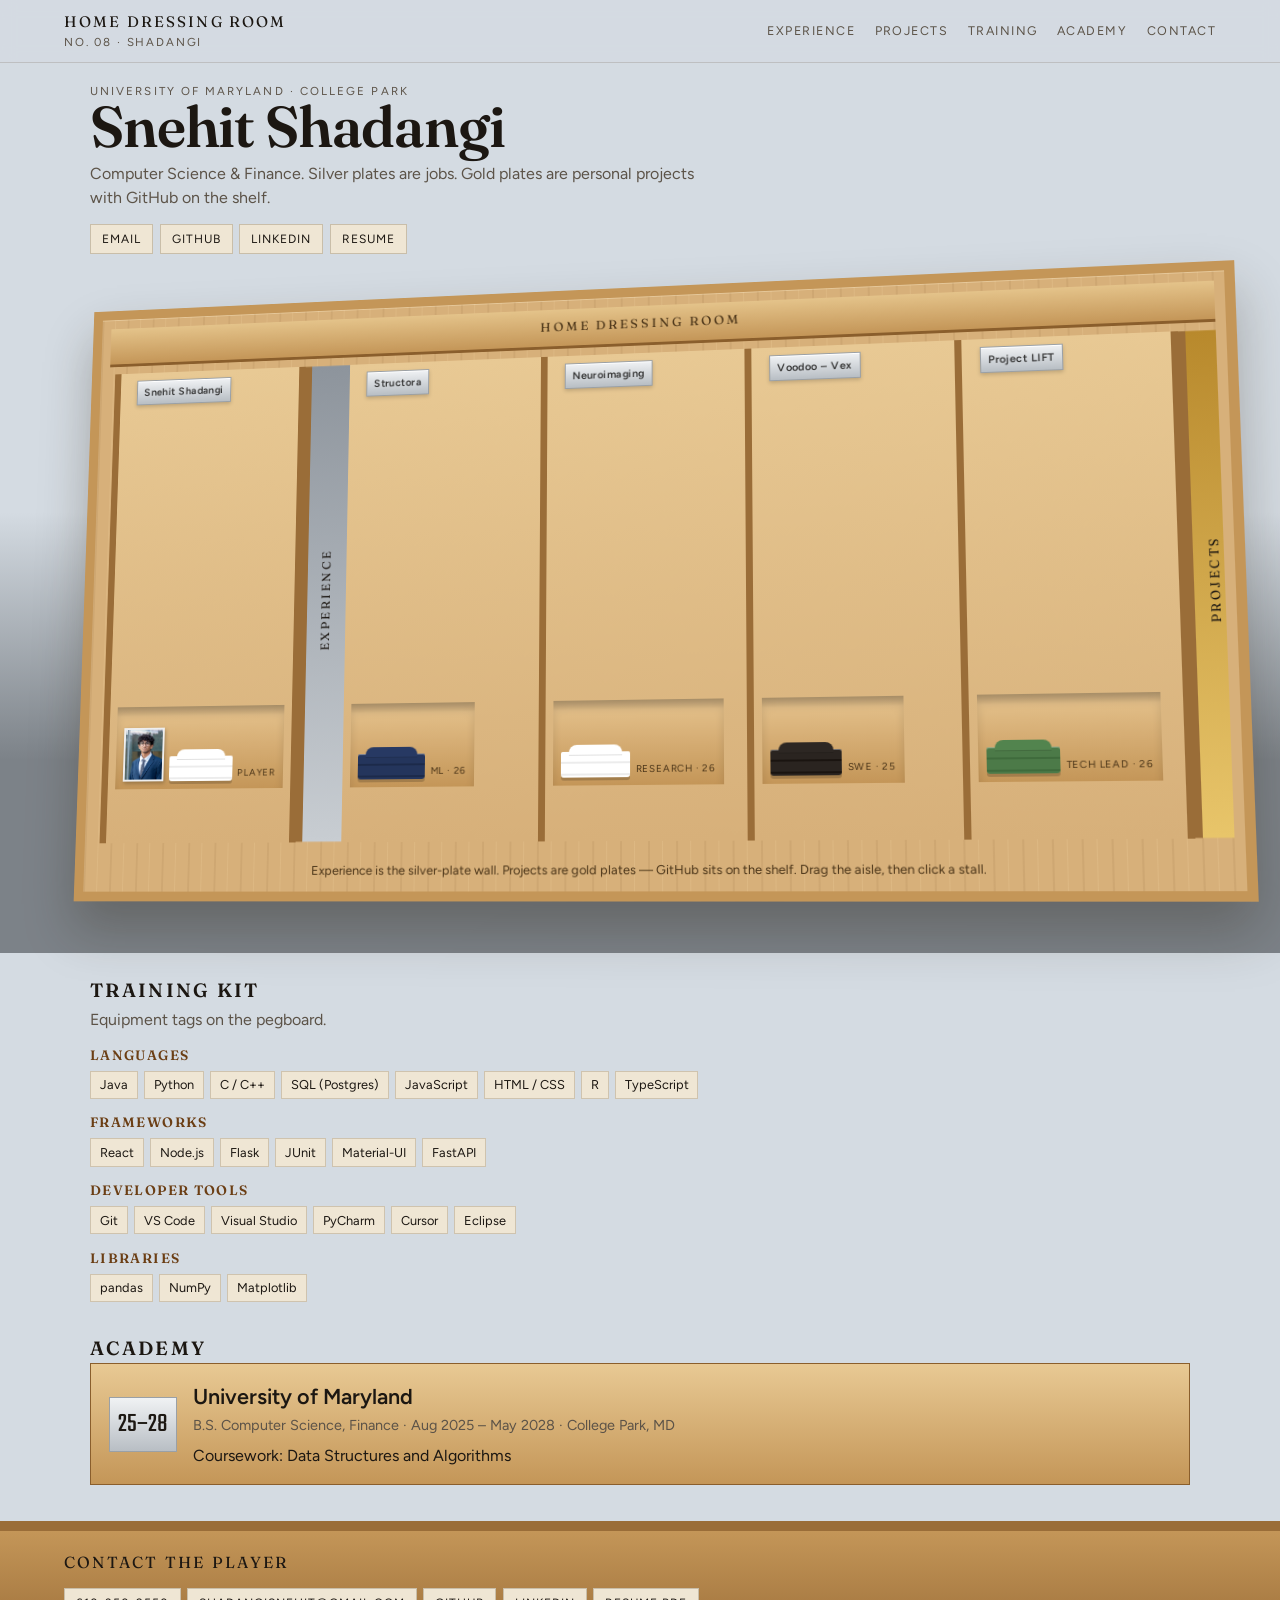
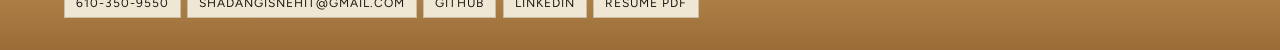
<file: index.html>
<!DOCTYPE html>
<html lang="en">
<head>
    <meta charset="UTF-8">
    <meta name="viewport" content="width=device-width, initial-scale=1.0">
    <title>Snehit Shadangi — Home Dressing Room</title>
    <meta name="description" content="Computer Science and Finance student at the University of Maryland. Experience, projects, and match reports.">
    <meta name="theme-color" content="#cfd6dc">
    <link rel="preconnect" href="https://fonts.googleapis.com">
    <link rel="preconnect" href="https://fonts.gstatic.com" crossorigin>
    <link href="https://fonts.googleapis.com/css2?family=Figtree:wght@400;500;600;700&family=Fraunces:opsz,wght@9..144,500;9..144,600;9..144,700&family=Teko:wght@500;600;700&display=swap" rel="stylesheet">
    <link rel="stylesheet" href="styles.css">
</head>
<body>
    <a class="skip" href="#room">Skip to kit room</a>

    <div class="doorway" aria-hidden="true">
        <div class="door left"></div>
        <div class="door right"></div>
        <p class="door-label">Home dressing room</p>
    </div>

    <header class="directory">
        <p class="directory-mark">
            <span class="directory-room">Home dressing room</span>
            <span class="directory-no">No. 08 · Shadangi</span>
        </p>
        <nav aria-label="Room directory">
            <a href="#first-team" data-scroll-aisle>Experience</a>
            <a href="#own-kits" data-scroll-aisle>Projects</a>
            <a href="#training">Training</a>
            <a href="#academy">Academy</a>
            <a href="#bench">Contact</a>
        </nav>
    </header>

    <main>
        <section class="intro">
            <p class="eyebrow">University of Maryland · College Park</p>
            <h1>Snehit Shadangi</h1>
            <p class="role">Computer Science &amp; Finance. Silver plates are jobs. Gold plates are personal projects with GitHub on the shelf.</p>
            <p class="hero-links">
                <a href="mailto:shadangisnehit@gmail.com">Email</a>
                <a href="https://github.com/SnehitS" target="_blank" rel="noopener noreferrer">GitHub</a>
                <a href="https://www.linkedin.com/in/snehit-shadangi" target="_blank" rel="noopener noreferrer">LinkedIn</a>
                <a href="resume.pdf">Resume</a>
            </p>
        </section>

        <section id="room" class="kit-room" aria-label="Kit room">
            <div class="room-shell">
                <div class="wall-top">
                    <p class="room-sign">Home dressing room</p>
                </div>

                <div class="aisle" tabindex="0" aria-label="Locker stalls. Scroll or drag to walk the aisle.">
                    <div class="stall-row">

                        <article class="stall is-player stall-home">
                            <button class="stall-hit" type="button" aria-expanded="false" aria-controls="report-player" data-opens="report-player">
                                <span class="nameplate">Snehit Shadangi</span>
                                <span class="cubby">
                                    <span class="inner-left"></span>
                                    <span class="inner-right"></span>
                                    <span class="hooks" aria-hidden="true"></span>
                                    <span class="cubby-tag">Home peg</span>
                                    <span class="kit kit-home" style="--rest: -1.4deg; --idle: 5.1s;">
                                        <span class="kit-sway">
                                            <span class="hanger"></span>
                                            <svg class="jersey" viewBox="0 0 200 258" aria-hidden="true">
                                                <path class="sleeve" d="M56 56 12 74l16 46 36-22z"/>
                                                <path class="sleeve" d="m144 56 44 18-16 46-36-22z"/>
                                                <path class="body" d="M56 56c32 16 56 16 88 0l6 176c-48 16-98 0-98 0z"/>
                                                <path class="fold" d="M100 70v150" fill="none"/>
                                                <path class="collar" d="M80 58q20 22 40 0" fill="none"/>
                                                <path class="stripe" d="M54 214c46 14 92 0 92 0" fill="none"/>
                                            </svg>
                                            <span class="marks"><span class="jname">Shadangi</span><span class="jnum">08</span></span>
                                        </span>
                                    </span>
                                </span>
                                <span class="bench-cell">
                                    <img class="shelf-photo" src="headshot.jpg" alt="Snehit Shadangi">
                                    <span class="folded folded-white"></span>
                                    <span class="shelf-note">Player</span>
                                </span>
                                <span class="boot-hole" aria-hidden="true"></span>
                            </button>
                        </article>

                        <div class="bank-post" id="first-team">Experience</div>

                        <article class="stall stall-season">
                            <button class="stall-hit" type="button" aria-expanded="false" aria-controls="report-structora" data-opens="report-structora">
                                <span class="nameplate">Structora</span>
                                <span class="cubby">
                                    <span class="inner-left"></span>
                                    <span class="inner-right"></span>
                                    <span class="hooks" aria-hidden="true"></span>
                                    <span class="cubby-tag">Job</span>
                                    <span class="kit kit-navy" style="--rest: 1.8deg; --idle: 4.6s;">
                                        <span class="kit-sway">
                                            <span class="hanger"></span>
                                            <svg class="jersey" viewBox="0 0 200 258" aria-hidden="true">
                                                <path class="sleeve" d="M56 56 12 74l16 46 36-22z"/>
                                                <path class="sleeve" d="m144 56 44 18-16 46-36-22z"/>
                                                <path class="body" d="M56 56c32 16 56 16 88 0l6 176c-48 16-98 0-98 0z"/>
                                                <path class="fold" d="M100 70v150" fill="none"/>
                                                <path class="collar" d="M80 58q20 22 40 0" fill="none"/>
                                                <path class="stripe" d="M54 214c46 14 92 0 92 0" fill="none"/>
                                            </svg>
                                            <span class="marks"><span class="jname">Structora</span><span class="jnum">10</span></span>
                                        </span>
                                    </span>
                                </span>
                                <span class="bench-cell">
                                    <span class="folded folded-navy"></span>
                                    <span class="shelf-note">ML · 26</span>
                                </span>
                                <span class="boot-hole" aria-hidden="true"></span>
                            </button>
                        </article>

                        <article class="stall stall-season">
                            <button class="stall-hit" type="button" aria-expanded="false" aria-controls="report-mnc" data-opens="report-mnc">
                                <span class="nameplate">Neuroimaging</span>
                                <span class="cubby">
                                    <span class="inner-left"></span>
                                    <span class="inner-right"></span>
                                    <span class="hooks" aria-hidden="true"></span>
                                    <span class="cubby-tag">Job</span>
                                    <span class="kit kit-cream" style="--rest: -2deg; --idle: 5.8s;">
                                        <span class="kit-sway">
                                            <span class="hanger"></span>
                                            <svg class="jersey" viewBox="0 0 200 258" aria-hidden="true">
                                                <path class="sleeve" d="M56 56 12 74l16 46 36-22z"/>
                                                <path class="sleeve" d="m144 56 44 18-16 46-36-22z"/>
                                                <path class="body" d="M56 56c32 16 56 16 88 0l6 176c-48 16-98 0-98 0z"/>
                                                <path class="fold" d="M100 70v150" fill="none"/>
                                                <path class="collar" d="M80 58q20 22 40 0" fill="none"/>
                                                <path class="stripe" d="M54 214c46 14 92 0 92 0" fill="none"/>
                                            </svg>
                                            <span class="marks"><span class="jname">Purcell</span><span class="jnum">04</span></span>
                                        </span>
                                    </span>
                                </span>
                                <span class="bench-cell">
                                    <span class="folded folded-white"></span>
                                    <span class="shelf-note">Research · 26</span>
                                </span>
                                <span class="boot-hole" aria-hidden="true"></span>
                            </button>
                        </article>

                        <article class="stall stall-season">
                            <button class="stall-hit" type="button" aria-expanded="false" aria-controls="report-voodoo" data-opens="report-voodoo">
                                <span class="nameplate">Voodoo – Vex</span>
                                <span class="cubby">
                                    <span class="inner-left"></span>
                                    <span class="inner-right"></span>
                                    <span class="hooks" aria-hidden="true"></span>
                                    <span class="cubby-tag">Job</span>
                                    <span class="kit kit-black" style="--rest: 0.8deg; --idle: 4.9s;">
                                        <span class="kit-sway">
                                            <span class="hanger"></span>
                                            <svg class="jersey" viewBox="0 0 200 258" aria-hidden="true">
                                                <path class="sleeve" d="M56 56 12 74l16 46 36-22z"/>
                                                <path class="sleeve" d="m144 56 44 18-16 46-36-22z"/>
                                                <path class="body" d="M56 56c32 16 56 16 88 0l6 176c-48 16-98 0-98 0z"/>
                                                <path class="fold" d="M100 70v150" fill="none"/>
                                                <path class="collar" d="M80 58q20 22 40 0" fill="none"/>
                                                <path class="stripe" d="M54 214c46 14 92 0 92 0" fill="none"/>
                                            </svg>
                                            <span class="marks"><span class="jname">Vex</span><span class="jnum">07</span></span>
                                        </span>
                                    </span>
                                </span>
                                <span class="bench-cell">
                                    <span class="folded folded-black"></span>
                                    <span class="shelf-note">SWE · 25</span>
                                </span>
                                <span class="boot-hole" aria-hidden="true"></span>
                            </button>
                        </article>

                        <article class="stall stall-season">
                            <button class="stall-hit" type="button" aria-expanded="false" aria-controls="report-lift" data-opens="report-lift">
                                <span class="nameplate">Project LIFT</span>
                                <span class="cubby">
                                    <span class="inner-left"></span>
                                    <span class="inner-right"></span>
                                    <span class="hooks" aria-hidden="true"></span>
                                    <span class="cubby-tag">Job</span>
                                    <span class="kit kit-green" style="--rest: -1deg; --idle: 6.2s;">
                                        <span class="kit-sway">
                                            <span class="hanger"></span>
                                            <svg class="jersey" viewBox="0 0 200 258" aria-hidden="true">
                                                <path class="sleeve" d="M56 56 12 74l16 46 36-22z"/>
                                                <path class="sleeve" d="m144 56 44 18-16 46-36-22z"/>
                                                <path class="body" d="M56 56c32 16 56 16 88 0l6 176c-48 16-98 0-98 0z"/>
                                                <path class="fold" d="M100 70v150" fill="none"/>
                                                <path class="collar" d="M80 58q20 22 40 0" fill="none"/>
                                                <path class="stripe" d="M54 214c46 14 92 0 92 0" fill="none"/>
                                            </svg>
                                            <span class="marks"><span class="jname">Lift</span><span class="jnum">06</span></span>
                                        </span>
                                    </span>
                                </span>
                                <span class="bench-cell">
                                    <span class="folded folded-green"></span>
                                    <span class="shelf-note">Tech lead · 26</span>
                                </span>
                                <span class="boot-hole" aria-hidden="true"></span>
                            </button>
                        </article>

                        <div class="bank-post bank-post-projects" id="own-kits">Projects</div>

                        <article class="stall stall-project">
                            <button class="stall-hit" type="button" aria-expanded="false" aria-controls="report-strive" data-opens="report-strive">
                                <span class="nameplate">Strive</span>
                                <span class="cubby">
                                    <span class="inner-left"></span>
                                    <span class="inner-right"></span>
                                    <span class="hooks" aria-hidden="true"></span>
                                    <span class="cubby-tag">Project</span>
                                    <span class="kit kit-clay" style="--rest: 2.2deg; --idle: 5.4s;">
                                        <span class="kit-sway">
                                            <span class="hanger"></span>
                                            <svg class="jersey" viewBox="0 0 200 258" aria-hidden="true">
                                                <path class="sleeve" d="M56 56 12 74l16 46 36-22z"/>
                                                <path class="sleeve" d="m144 56 44 18-16 46-36-22z"/>
                                                <path class="body" d="M56 56c32 16 56 16 88 0l6 176c-48 16-98 0-98 0z"/>
                                                <path class="fold" d="M100 70v150" fill="none"/>
                                                <path class="collar" d="M80 58q20 22 40 0" fill="none"/>
                                                <path class="stripe" d="M54 214c46 14 92 0 92 0" fill="none"/>
                                            </svg>
                                            <span class="marks"><span class="jname">Strive</span><span class="jnum">9</span></span>
                                        </span>
                                    </span>
                                </span>
                                <span class="bench-cell">
                                    <span class="folded folded-clay"></span>
                                    <span class="shelf-note">Dec 2025</span>
                                </span>
                                <span class="boot-hole" aria-hidden="true"></span>
                            </button>
                            <a class="shelf-repo" href="https://github.com/SnehitS/Strive" target="_blank" rel="noopener noreferrer">GitHub</a>
                        </article>

                        <article class="stall stall-project">
                            <button class="stall-hit" type="button" aria-expanded="false" aria-controls="report-dungeon" data-opens="report-dungeon">
                                <span class="nameplate">Dungeon</span>
                                <span class="cubby">
                                    <span class="inner-left"></span>
                                    <span class="inner-right"></span>
                                    <span class="hooks" aria-hidden="true"></span>
                                    <span class="cubby-tag">Project</span>
                                    <span class="kit kit-gold" style="--rest: -0.6deg; --idle: 4.3s;">
                                        <span class="kit-sway">
                                            <span class="hanger"></span>
                                            <svg class="jersey" viewBox="0 0 200 258" aria-hidden="true">
                                                <path class="sleeve" d="M56 56 12 74l16 46 36-22z"/>
                                                <path class="sleeve" d="m144 56 44 18-16 46-36-22z"/>
                                                <path class="body" d="M56 56c32 16 56 16 88 0l6 176c-48 16-98 0-98 0z"/>
                                                <path class="fold" d="M100 70v150" fill="none"/>
                                                <path class="collar" d="M80 58q20 22 40 0" fill="none"/>
                                                <path class="stripe" d="M54 214c46 14 92 0 92 0" fill="none"/>
                                            </svg>
                                            <span class="marks"><span class="jname">Dungeon</span><span class="jnum">11</span></span>
                                        </span>
                                    </span>
                                </span>
                                <span class="bench-cell">
                                    <span class="folded folded-navy"></span>
                                    <span class="shelf-note">Live</span>
                                </span>
                                <span class="boot-hole" aria-hidden="true"></span>
                            </button>
                        </article>

                        <article class="stall stall-project">
                            <button class="stall-hit" type="button" aria-expanded="false" aria-controls="report-flyers" data-opens="report-flyers">
                                <span class="nameplate">Flyers</span>
                                <span class="cubby">
                                    <span class="inner-left"></span>
                                    <span class="inner-right"></span>
                                    <span class="hooks" aria-hidden="true"></span>
                                    <span class="cubby-tag">Project</span>
                                    <span class="kit kit-orange" style="--rest: 1.3deg; --idle: 5.7s;">
                                        <span class="kit-sway">
                                            <span class="hanger"></span>
                                            <svg class="jersey" viewBox="0 0 200 258" aria-hidden="true">
                                                <path class="sleeve" d="M56 56 12 74l16 46 36-22z"/>
                                                <path class="sleeve" d="m144 56 44 18-16 46-36-22z"/>
                                                <path class="body" d="M56 56c32 16 56 16 88 0l6 176c-48 16-98 0-98 0z"/>
                                                <path class="fold" d="M100 70v150" fill="none"/>
                                                <path class="collar" d="M80 58q20 22 40 0" fill="none"/>
                                                <path class="stripe" d="M54 214c46 14 92 0 92 0" fill="none"/>
                                            </svg>
                                            <span class="marks"><span class="jname">Flyers</span><span class="jnum">16</span></span>
                                        </span>
                                    </span>
                                </span>
                                <span class="bench-cell">
                                    <span class="folded folded-orange"></span>
                                    <span class="bottle"></span>
                                    <span class="shelf-note">Live</span>
                                </span>
                                <span class="boot-hole" aria-hidden="true"></span>
                            </button>
                            <a class="shelf-repo" href="https://github.com/SnehitS/Flyers-Prediction-Model" target="_blank" rel="noopener noreferrer">GitHub</a>
                        </article>

                    </div>
                </div>

                <p class="aisle-hint">Experience is the silver-plate wall. Projects are gold plates — GitHub sits on the shelf. Drag the aisle, then click a stall.</p>
            </div>

            <div class="report-dock">
                <article id="report-player" class="report" hidden>
                    <p class="report-kicker">Home peg · No. 08</p>
                    <h3>Snehit Shadangi</h3>
                    <p class="meta">Computer Science &amp; Finance · University of Maryland · College Park, MD</p>
                    <ul>
                        <li>This is the home peg. Walk the aisle for experience (silver plates), then projects (gold plates).</li>
                        <li><a href="mailto:shadangisnehit@gmail.com">shadangisnehit@gmail.com</a> · <a href="resume.pdf">Resume PDF</a></li>
                    </ul>
                </article>
                <article id="report-structora" class="report is-season" hidden>
                    <p class="report-kicker">Experience · Season card · No. 10</p>
                    <h3>Machine Learning Engineer</h3>
                    <p class="meta">Structora · Palantir Startup Fellowship / NVIDIA Inception · Jan 2026 – Present · College Park, MD</p>
                    <ul>
                        <li>Reduced median brief-to-validated BuildingSpec time from 102 seconds to 38 seconds in local benchmarks by replacing freeform JSON and manual Pydantic retries with Instructor structured extraction.</li>
                        <li>Increased schema-valid extraction on BuildingSpec v2 from 0% to 100% on the same prompt, where the raw JSON path failed after three repair attempts every run.</li>
                        <li>Engineered a deterministic LangGraph fallback that parses briefs in 40 milliseconds for offline and development use.</li>
                        <li>Integrated a BIM-to-IFC graph generator with Neo4j and Node.js so architects can query building models as graphs.</li>
                    </ul>
                </article>
                <article id="report-mnc" class="report is-season" hidden>
                    <p class="report-kicker">Experience · Season card · No. 04</p>
                    <h3>Undergraduate Research Assistant</h3>
                    <p class="meta">Maryland Neuroimaging Center · Jul 2026 – Present · College Park, MD</p>
                    <ul>
                        <li>Develop the React frontend for the English Sublexical Toolkit (Wiley et al., 2024) under Dr. Jeremy Purcell, spanning 8 routed views over a 400-measure catalog of grapheme-phoneme consistency.</li>
                        <li>Delivered 2 analysis workflows and 3 result table formats across 34 variables in 8 categories, with responsive layouts and CSV export.</li>
                        <li>Structured a dataset of 22,500 words and 21,000 precalculated records into normalized tables with pandas and validated the values against the published dataset.</li>
                    </ul>
                </article>
                <article id="report-voodoo" class="report is-season" hidden>
                    <p class="report-kicker">Experience · Season card · No. 07</p>
                    <h3>Software Engineer</h3>
                    <p class="meta">Voodoo – Vex · Aug 2025 – Present · College Park, MD</p>
                    <ul>
                        <li>Designed the clipping interface and supporting backend so users can scrub a video and select a segment.</li>
                        <li>Programmed candidate retrieval and ranking models for the recommended feed.</li>
                        <li>Streamlined transcription by routing OpenAI speech-to-text through Python scripts feeding ElevenLabs voice agents.</li>
                        <li>Optimized ranking logic against live engagement data and deployed the changes.</li>
                    </ul>
                </article>
                <article id="report-lift" class="report is-season" hidden>
                    <p class="report-kicker">Experience · Season card · No. 06</p>
                    <h3>Tech Lead</h3>
                    <p class="meta">Project LIFT · Aug 2026 – Present · College Park, MD</p>
                    <ul>
                        <li>Lead 4 engineers building a custom inventory system for a florist to replace their Google Docs stock sheets.</li>
                        <li>Direct development of a costing tool that breaks arrangements into stems and applies wholesale markup.</li>
                        <li>Prototype low-stock alerts that flag when a flower drops below its weekly minimum and suggest a similar substitute for rush orders.</li>
                        <li>Conducted requirements interviews across their point-of-sale, wire service, and delivery workflows to scope the build.</li>
                    </ul>
                </article>
                <article id="report-strive" class="report is-project" hidden>
                    <p class="report-kicker">Project · Match report · No. 9</p>
                    <h3>Strive</h3>
                    <p class="meta">Dec 2025</p>
                    <ul>
                        <li>Built a workout tracker that logs sets, reps, weight, total volume, and session time.</li>
                        <li>Organized the backend around lifting data to support rankings and leaderboards.</li>
                        <li>Implemented MongoDB storage and the interface for comparing sessions.</li>
                    </ul>
                    <p><a class="repo-link" href="https://github.com/SnehitS/Strive" target="_blank" rel="noopener noreferrer">GitHub repo</a></p>
                </article>
                <article id="report-dungeon" class="report is-project" hidden>
                    <p class="report-kicker">Project · Match report · No. 11</p>
                    <h3>AI Dungeon Master</h3>
                    <p class="meta">Aug 2025 – Present</p>
                    <ul>
                        <li>Introduced 2D map generation with Stability under per-user limits.</li>
                        <li>Extended the map system with a 3D interactive mini-map for events.</li>
                        <li>Constructed a Neo4j knowledge graph for long-term session memory.</li>
                        <li>Automated validation of movement and skills with a scraper for the Dungeons and Dragons 5e API.</li>
                    </ul>
                </article>
                <article id="report-flyers" class="report is-project" hidden>
                    <p class="report-kicker">Project · Match report · No. 16</p>
                    <h3>Flyers Prediction Model</h3>
                    <p class="meta">Aug 2025 – Present</p>
                    <ul>
                        <li>Modeled NHL game outcomes across 2,624 regular-season games, 2 seasons, and all 32 teams using as-of-game records, rest, and recent form with no future standings leakage.</li>
                        <li>Surpassed a 51.2% home-ice baseline with logistic regression at 57.8% accuracy and 0.60 ROC-AUC on a 367-game chronological holdout from March to April 2026.</li>
                        <li>Accelerated dataset rebuilds from thousands of per-game API calls to 72 cached weekly schedule requests, 80 seconds down to 2 seconds on rerun.</li>
                    </ul>
                    <p><a class="repo-link" href="https://github.com/SnehitS/Flyers-Prediction-Model" target="_blank" rel="noopener noreferrer">GitHub repo</a></p>
                </article>
            </div>
        </section>

        <section id="training" class="training">
            <header class="wall-header">
                <h2>Training kit</h2>
                <p>Equipment tags on the pegboard.</p>
            </header>
            <div class="shelves">
                <div class="shelf">
                    <h3>Languages</h3>
                    <ul class="tags">
                        <li>Java</li><li>Python</li><li>C / C++</li><li>SQL (Postgres)</li>
                        <li>JavaScript</li><li>HTML / CSS</li><li>R</li><li>TypeScript</li>
                    </ul>
                </div>
                <div class="shelf">
                    <h3>Frameworks</h3>
                    <ul class="tags">
                        <li>React</li><li>Node.js</li><li>Flask</li><li>JUnit</li><li>Material-UI</li><li>FastAPI</li>
                    </ul>
                </div>
                <div class="shelf">
                    <h3>Developer tools</h3>
                    <ul class="tags">
                        <li>Git</li><li>VS Code</li><li>Visual Studio</li>
                        <li>PyCharm</li><li>Cursor</li><li>Eclipse</li>
                    </ul>
                </div>
                <div class="shelf">
                    <h3>Libraries</h3>
                    <ul class="tags">
                        <li>pandas</li><li>NumPy</li><li>Matplotlib</li>
                    </ul>
                </div>
            </div>
        </section>

        <section id="academy" class="academy">
            <header class="wall-header">
                <h2>Academy</h2>
            </header>
            <article class="academy-plaque">
                <p class="year-lg">25–28</p>
                <div>
                    <h3>University of Maryland</h3>
                    <p class="meta">B.S. Computer Science, Finance · Aug 2025 – May 2028 · College Park, MD</p>
                    <p>Coursework: Data Structures and Algorithms</p>
                </div>
            </article>
        </section>
    </main>

    <footer id="bench" class="bench">
        <p class="bench-label">Contact the player</p>
        <p class="hero-links">
            <a href="tel:+16103509550">610-350-9550</a>
            <a href="mailto:shadangisnehit@gmail.com">shadangisnehit@gmail.com</a>
            <a href="https://github.com/SnehitS" target="_blank" rel="noopener noreferrer">GitHub</a>
            <a href="https://www.linkedin.com/in/snehit-shadangi" target="_blank" rel="noopener noreferrer">LinkedIn</a>
            <a href="resume.pdf">Resume PDF</a>
        </p>
    </footer>

    <noscript>
        <style>
            .doorway { display: none; }
            .report[hidden] { display: block !important; }
            .room-shell { animation: none; opacity: 1; transform: none; }
        </style>
    </noscript>
    <script src="locker.js"></script>
</body>
</html>
</file>
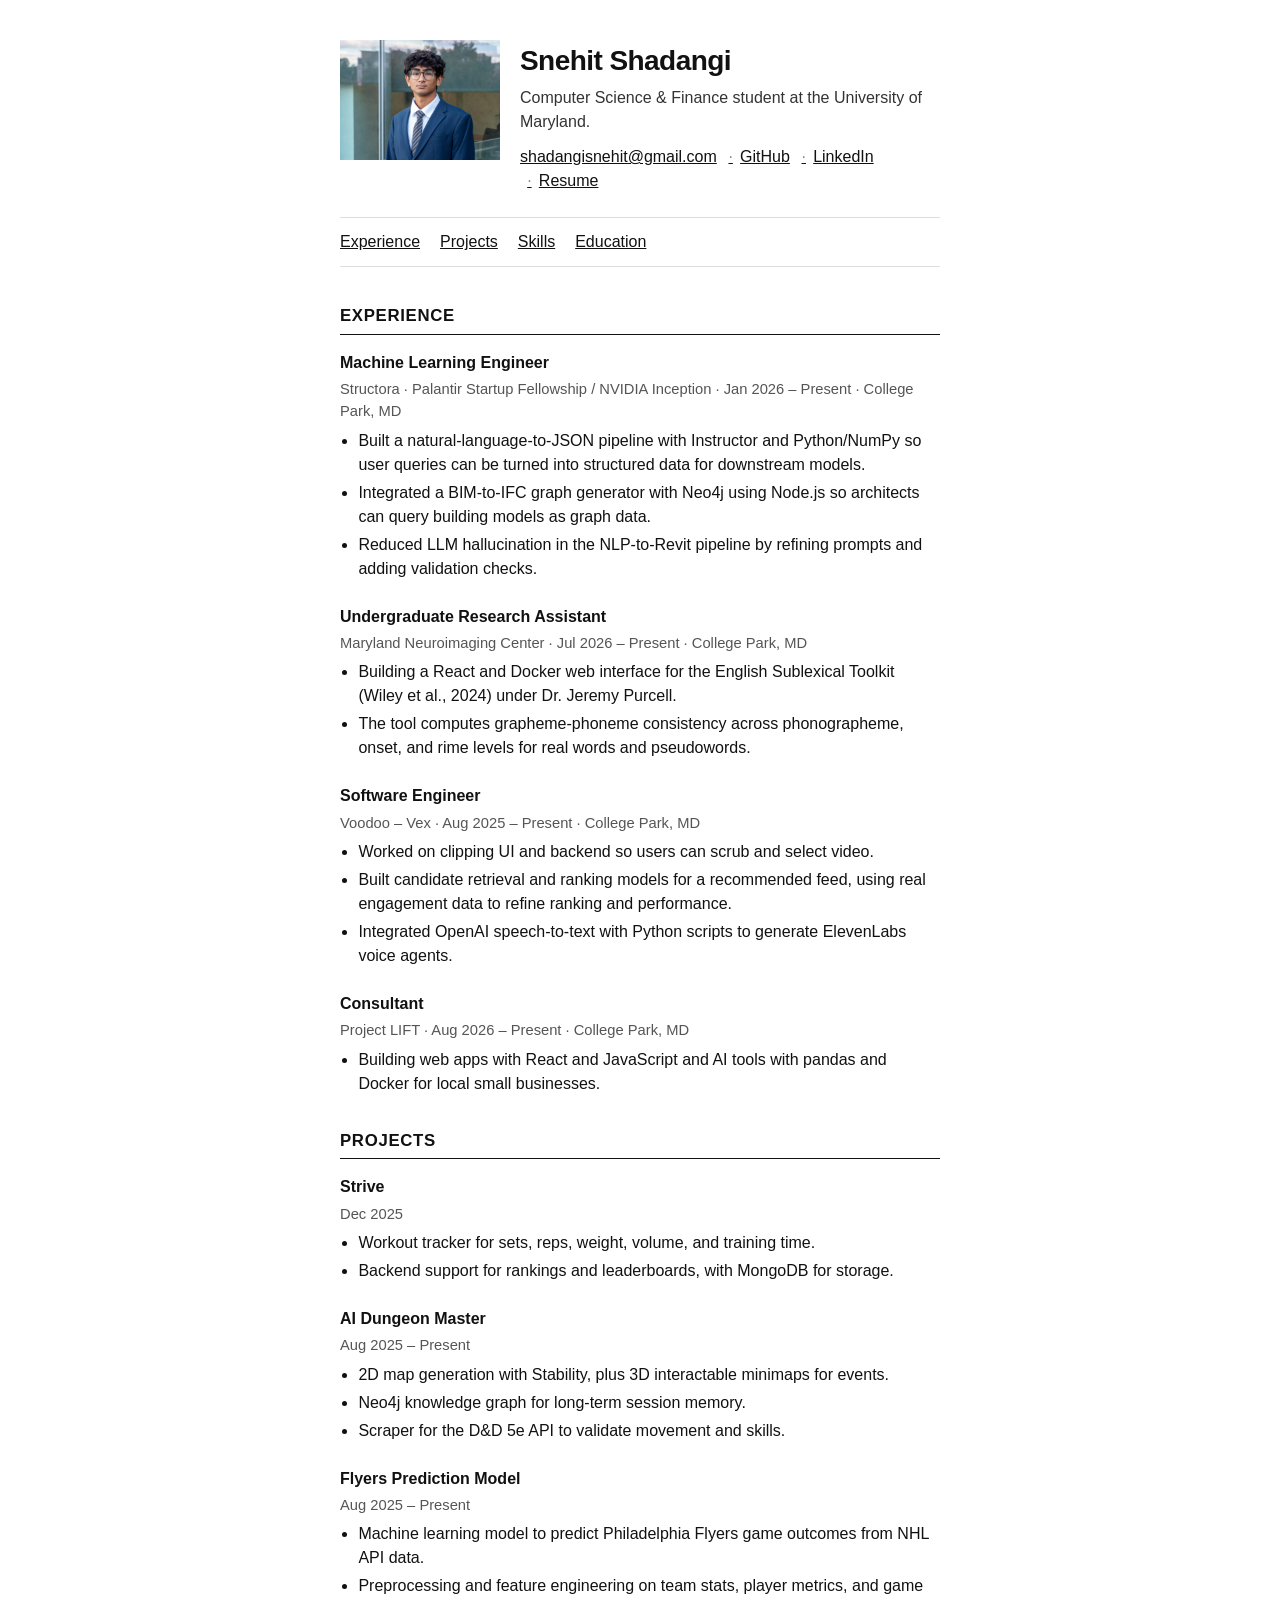
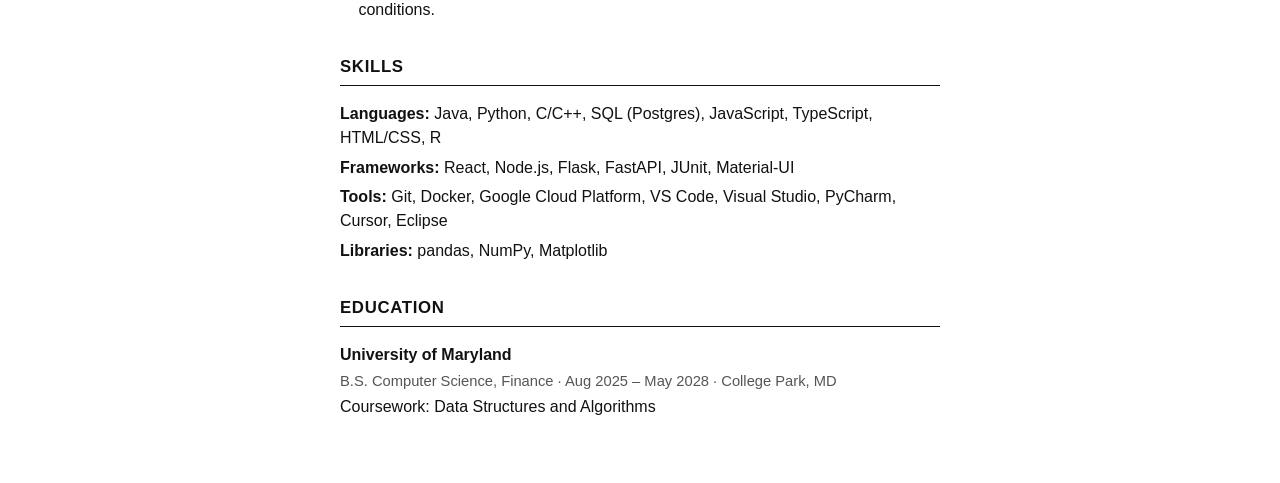
<file: shada/snehits-personal-web/index.html>
<!DOCTYPE html>
<html lang="en">
<head>
    <meta charset="UTF-8">
    <meta name="viewport" content="width=device-width, initial-scale=1.0">
    <title>Snehit Shadangi</title>
    <meta name="description" content="Computer Science and Finance student at the University of Maryland.">
    <link rel="stylesheet" href="styles.css">
</head>
<body>
    <header>
        <img src="headshot.jpg" alt="Snehit Shadangi" width="160" height="120">
        <div>
            <h1>Snehit Shadangi</h1>
            <p>Computer Science &amp; Finance student at the University of Maryland.</p>
            <p class="links">
                <a href="mailto:shadangisnehit@gmail.com">shadangisnehit@gmail.com</a>
                <a href="https://github.com/SnehitS">GitHub</a>
                <a href="https://www.linkedin.com/in/snehit-shadangi">LinkedIn</a>
                <a href="resume.pdf">Resume</a>
            </p>
        </div>
    </header>

    <nav>
        <a href="#experience">Experience</a>
        <a href="#projects">Projects</a>
        <a href="#skills">Skills</a>
        <a href="#education">Education</a>
    </nav>

    <main>
        <section id="experience">
            <h2>Experience</h2>

            <article>
                <h3>Machine Learning Engineer</h3>
                <p class="meta">Structora · Palantir Startup Fellowship / NVIDIA Inception · Jan 2026 – Present · College Park, MD</p>
                <ul>
                    <li>Built a natural-language-to-JSON pipeline with Instructor and Python/NumPy so user queries can be turned into structured data for downstream models.</li>
                    <li>Integrated a BIM-to-IFC graph generator with Neo4j using Node.js so architects can query building models as graph data.</li>
                    <li>Reduced LLM hallucination in the NLP-to-Revit pipeline by refining prompts and adding validation checks.</li>
                </ul>
            </article>

            <article>
                <h3>Undergraduate Research Assistant</h3>
                <p class="meta">Maryland Neuroimaging Center · Jul 2026 – Present · College Park, MD</p>
                <ul>
                    <li>Building a React and Docker web interface for the English Sublexical Toolkit (Wiley et al., 2024) under Dr. Jeremy Purcell.</li>
                    <li>The tool computes grapheme-phoneme consistency across phonographeme, onset, and rime levels for real words and pseudowords.</li>
                </ul>
            </article>

            <article>
                <h3>Software Engineer</h3>
                <p class="meta">Voodoo – Vex · Aug 2025 – Present · College Park, MD</p>
                <ul>
                    <li>Worked on clipping UI and backend so users can scrub and select video.</li>
                    <li>Built candidate retrieval and ranking models for a recommended feed, using real engagement data to refine ranking and performance.</li>
                    <li>Integrated OpenAI speech-to-text with Python scripts to generate ElevenLabs voice agents.</li>
                </ul>
            </article>

            <article>
                <h3>Consultant</h3>
                <p class="meta">Project LIFT · Aug 2026 – Present · College Park, MD</p>
                <ul>
                    <li>Building web apps with React and JavaScript and AI tools with pandas and Docker for local small businesses.</li>
                </ul>
            </article>
        </section>

        <section id="projects">
            <h2>Projects</h2>

            <article>
                <h3>Strive</h3>
                <p class="meta">Dec 2025</p>
                <ul>
                    <li>Workout tracker for sets, reps, weight, volume, and training time.</li>
                    <li>Backend support for rankings and leaderboards, with MongoDB for storage.</li>
                </ul>
            </article>

            <article>
                <h3>AI Dungeon Master</h3>
                <p class="meta">Aug 2025 – Present</p>
                <ul>
                    <li>2D map generation with Stability, plus 3D interactable minimaps for events.</li>
                    <li>Neo4j knowledge graph for long-term session memory.</li>
                    <li>Scraper for the D&amp;D 5e API to validate movement and skills.</li>
                </ul>
            </article>

            <article>
                <h3>Flyers Prediction Model</h3>
                <p class="meta">Aug 2025 – Present</p>
                <ul>
                    <li>Machine learning model to predict Philadelphia Flyers game outcomes from NHL API data.</li>
                    <li>Preprocessing and feature engineering on team stats, player metrics, and game conditions.</li>
                </ul>
            </article>
        </section>

        <section id="skills">
            <h2>Skills</h2>
            <p><strong>Languages:</strong> Java, Python, C/C++, SQL (Postgres), JavaScript, TypeScript, HTML/CSS, R</p>
            <p><strong>Frameworks:</strong> React, Node.js, Flask, FastAPI, JUnit, Material-UI</p>
            <p><strong>Tools:</strong> Git, Docker, Google Cloud Platform, VS Code, Visual Studio, PyCharm, Cursor, Eclipse</p>
            <p><strong>Libraries:</strong> pandas, NumPy, Matplotlib</p>
        </section>

        <section id="education">
            <h2>Education</h2>
            <article>
                <h3>University of Maryland</h3>
                <p class="meta">B.S. Computer Science, Finance · Aug 2025 – May 2028 · College Park, MD</p>
                <p>Coursework: Data Structures and Algorithms</p>
            </article>
        </section>
    </main>
</body>
</html>
</file>
<file: styles.css>
:root {
    --wall: #d4dbe2;
    --wall-deep: #bcc6cf;
    --floor: #7c8288;
    --floor-dark: #686e74;
    --oak: #d7b07a;
    --oak-lit: #e8c994;
    --oak-mid: #c49658;
    --oak-shadow: #9a6d38;
    --oak-line: #8a5e2c;
    --silver: #d5d8dc;
    --silver-edge: #9aa0a6;
    --ink: #1c1712;
    --muted: #5c5348;
    --paper: #f4efe6;
    --display: "Fraunces", Georgia, serif;
    --sans: "Figtree", "Segoe UI", sans-serif;
    --number: "Teko", "Arial Narrow", Impact, sans-serif;
}

*,
*::before,
*::after {
    box-sizing: border-box;
}

html {
    scroll-behavior: smooth;
}

body {
    margin: 0;
    color: var(--ink);
    font: 16px/1.5 var(--sans);
    background: var(--wall);
    min-height: 100%;
}

img {
    max-width: 100%;
    display: block;
}

h1, h2, h3 {
    margin: 0;
    font-weight: 600;
}

a {
    color: #6b3e14;
    text-underline-offset: 0.18em;
}

button {
    font: inherit;
    color: inherit;
    background: none;
    border: 0;
    padding: 0;
    cursor: pointer;
    text-align: left;
    -webkit-tap-highlight-color: transparent;
}

button:focus { outline: none; }
button:focus-visible {
    outline: 2px solid #6b3e14;
    outline-offset: 3px;
}

.skip {
    position: absolute;
    left: 1rem;
    top: -4rem;
    z-index: 40;
    padding: 0.5rem 0.8rem;
    background: #fff;
}

.skip:focus { top: 0.6rem; }

.directory {
    position: sticky;
    top: 0;
    z-index: 20;
    display: flex;
    justify-content: space-between;
    align-items: center;
    gap: 1rem;
    flex-wrap: wrap;
    padding: 0.7rem 5vw;
    background: rgba(212, 219, 226, 0.92);
    border-bottom: 1px solid rgba(90, 70, 40, 0.18);
    backdrop-filter: blur(8px);
}

.directory-mark { margin: 0; }
.directory-room {
    display: block;
    font-family: var(--display);
    letter-spacing: 0.14em;
    text-transform: uppercase;
    font-size: 0.95rem;
}
.directory-no {
    display: block;
    color: var(--muted);
    font-size: 0.72rem;
    letter-spacing: 0.16em;
    text-transform: uppercase;
}

.directory nav {
    display: flex;
    flex-wrap: wrap;
    gap: 0.85rem 1.2rem;
}
.directory nav a {
    color: var(--muted);
    text-decoration: none;
    font-size: 0.78rem;
    letter-spacing: 0.12em;
    text-transform: uppercase;
}
.directory nav a:hover { color: var(--ink); }

.intro {
    width: min(1100px, calc(100% - 1.6rem));
    margin: 1.2rem auto 0.6rem;
}

.intro h1 {
    font-family: var(--display);
    font-size: clamp(2.2rem, 5vw, 3.6rem);
    letter-spacing: -0.02em;
    font-weight: 600;
    line-height: 0.95;
}

.eyebrow {
    margin: 0;
    letter-spacing: 0.18em;
    text-transform: uppercase;
    font-size: 0.72rem;
    color: var(--muted);
}

.role {
    margin: 0.45rem 0 0;
    max-width: 38rem;
    color: var(--muted);
}

.hero-links {
    display: flex;
    flex-wrap: wrap;
    gap: 0.4rem;
    margin: 0.9rem 0 0;
}
.hero-links a {
    color: var(--ink);
    text-decoration: none;
    background: #efe6d4;
    border: 1px solid rgba(90, 70, 40, 0.25);
    padding: 0.32rem 0.7rem;
    font-size: 0.75rem;
    letter-spacing: 0.08em;
    text-transform: uppercase;
}
.hero-links a:hover { background: #fff; }

.kit-room {
    padding: 0.4rem 0 2.4rem;
    scroll-margin-top: 4.5rem;
    background: linear-gradient(180deg, transparent 36%, var(--floor) 72%);
}

.room-shell {
    position: relative;
    margin: 0 auto;
    width: min(1180px, calc(100% - 1rem));
    padding: 0.6rem 0.6rem 0.4rem;
    background: var(--oak);
    background-image:
        repeating-linear-gradient(
            90deg,
            rgba(90, 50, 10, 0.07) 0 2px,
            transparent 2px 14px,
            rgba(255, 230, 180, 0.14) 14px 15px,
            transparent 15px 28px
        );
    border: 10px solid var(--oak-mid);
    box-shadow:
        0 28px 50px rgba(40, 30, 16, 0.28),
        inset 0 1px 0 rgba(255, 240, 210, 0.35);
    transform-origin: 50% 80%;
    animation: walk-in 2.15s cubic-bezier(0.16, 0.82, 0.2, 1) both;
}

.wall-top {
    height: 42px;
    display: flex;
    align-items: center;
    justify-content: center;
    background: linear-gradient(#e4c38a, var(--oak-mid));
    border-bottom: 3px solid var(--oak-line);
}

.room-sign {
    margin: 0;
    font-family: var(--display);
    letter-spacing: 0.22em;
    text-transform: uppercase;
    font-size: 0.82rem;
    color: #4a3418;
}

.aisle {
    overflow-x: auto;
    overflow-y: hidden;
    scroll-snap-type: x mandatory;
    scrollbar-width: none;
    cursor: grab;
    padding: 0.35rem 0 0.55rem;
    perspective: 1600px;
    overscroll-behavior-x: contain;
}

.aisle::-webkit-scrollbar {
    display: none;
}

.aisle.is-dragging { cursor: grabbing; }
.aisle:focus-visible { outline: 2px solid #6b3e14; }

.stall-row {
    display: flex;
    width: max-content;
    min-width: 100%;
    padding: 0.2rem 0.4rem 0.5rem;
}

.stall {
    position: relative;
    flex: 0 0 210px;
    width: 210px;
    scroll-snap-align: center;
    border-right: 7px solid var(--oak-shadow);
    background: linear-gradient(180deg, var(--oak-lit), var(--oak));
}

.stall:first-child { border-left: 7px solid var(--oak-shadow); }

.bank-post {
    flex: 0 0 48px;
    width: 48px;
    display: flex;
    align-items: center;
    justify-content: center;
    padding: 0.8rem 0.2rem;
    background: linear-gradient(180deg, #c8cdd2, #8d949c);
    border-right: 7px solid var(--oak-shadow);
    color: #1c1712;
    font-family: var(--display);
    letter-spacing: 0.2em;
    text-transform: uppercase;
    font-size: 0.78rem;
    writing-mode: vertical-rl;
    transform: rotate(180deg);
    scroll-snap-align: start;
    text-align: center;
}

.bank-post-projects {
    background: linear-gradient(180deg, #e8c56a, #b8892c);
    color: #1c1712;
}

.stall-project .nameplate {
    background: linear-gradient(180deg, #f0d9a2, #c4a056);
    border-color: #8a6a32;
}

.stall-project .cubby {
    background:
        linear-gradient(90deg, rgba(70, 40, 10, 0.5) 0, transparent 22px, transparent calc(100% - 18px), rgba(255, 240, 210, 0.12) calc(100% - 18px)),
        linear-gradient(180deg, rgba(40, 24, 8, 0.5) 0 12px, transparent 52px),
        linear-gradient(#a87538, #8d5c2a);
}

.cubby-tag {
    position: absolute;
    left: 50%;
    top: 28px;
    z-index: 2;
    transform: translateX(-50%);
    padding: 0.12rem 0.4rem;
    background: rgba(244, 234, 208, 0.92);
    color: #4a3418;
    font-size: 0.58rem;
    letter-spacing: 0.14em;
    text-transform: uppercase;
    white-space: nowrap;
}

.stall-project .cubby-tag {
    background: #1c1712;
    color: #f0d9a2;
}

.stall-hit {
    display: flex;
    flex-direction: column;
    width: 100%;
    height: 100%;
}

.nameplate {
    display: block;
    margin: 8px 18px 6px;
    padding: 0.28rem 0.45rem 0.22rem;
    background: linear-gradient(180deg, #f0f2f4, #b8bec4);
    border: 1px solid var(--silver-edge);
    box-shadow: 0 1px 0 #fff inset, 0 2px 4px rgba(0, 0, 0, 0.18);
    font-family: var(--sans);
    font-size: 0.68rem;
    font-weight: 600;
    letter-spacing: 0.04em;
    text-align: center;
    color: #333;
    text-transform: none;
}

.cubby {
    position: relative;
    height: 318px;
    margin: 0 8px;
    overflow: hidden;
    background:
        linear-gradient(90deg, rgba(70, 40, 10, 0.42) 0, transparent 22px, transparent calc(100% - 18px), rgba(255, 240, 210, 0.18) calc(100% - 18px)),
        linear-gradient(180deg, rgba(40, 24, 8, 0.45) 0 12px, transparent 52px),
        linear-gradient(#c08a48, #a56e34);
    box-shadow: inset 0 18px 28px rgba(0, 0, 0, 0.28);
}

.inner-left,
.inner-right {
    position: absolute;
    top: 0;
    bottom: 0;
    width: 26px;
    pointer-events: none;
}

.inner-left {
    left: 0;
    background: linear-gradient(90deg, #e8c994, #a56e34);
    transform: perspective(220px) rotateY(48deg);
    transform-origin: left;
}

.inner-right {
    right: 0;
    background: linear-gradient(-90deg, #f0d6a4, #8d5c2a);
    transform: perspective(220px) rotateY(-42deg);
    transform-origin: right;
}

.hooks {
    position: absolute;
    top: 10px;
    left: 18px;
    right: 18px;
    height: 14px;
    background:
        radial-gradient(circle at 12% 50%, #cfd3d6 0 5px, transparent 6px),
        radial-gradient(circle at 88% 50%, #cfd3d6 0 5px, transparent 6px);
    opacity: 0.9;
}

.kit {
    position: absolute;
    left: 50%;
    top: 42px;
    width: 168px;
    transform: translateX(-50%);
    transform-origin: 50% 8px;
    filter: drop-shadow(4px 16px 12px rgba(0, 0, 0, 0.38));
}

.kit-sway {
    display: block;
    transform-origin: 50% 6px;
    transform: rotate(calc(var(--rest, 0deg) + var(--sway, 0deg)));
    animation: idle-sway var(--idle, 5s) ease-in-out 2.2s infinite;
}

.stall-hit.is-held .kit-sway {
    animation: none;
    transition: transform 0.18s ease-out;
}

.hanger {
    display: block;
    width: 96px;
    height: 20px;
    margin: 0 auto -10px;
    border: 4px solid #3d5fad;
    border-bottom: 0;
    border-radius: 46px 46px 0 0;
    position: relative;
    z-index: 1;
}
.hanger::before {
    content: "";
    position: absolute;
    left: 50%;
    top: -11px;
    width: 9px;
    height: 14px;
    margin-left: -5px;
    border: 3px solid #3d5fad;
    border-bottom: 0;
    border-radius: 8px 8px 0 0;
    background: transparent;
}

.jersey { width: 100%; height: auto; display: block; }
.jersey .collar,
.jersey .stripe,
.jersey .fold {
    fill: none;
    stroke-linecap: round;
}
.jersey .fold {
    stroke: rgba(255, 255, 255, 0.18);
    stroke-width: 2;
}

.kit-home { --kit-body: #f4f1ea; --kit-sleeve: #9e1b32; --kit-number: #1c1712; --kit-trim: #9e1b32; }
.kit-navy { --kit-body: #1c2a4a; --kit-sleeve: #d8c07a; --kit-number: #f4ead0; --kit-trim: #d8c07a; }
.kit-cream { --kit-body: #efe4d0; --kit-sleeve: #3d5c3a; --kit-number: #3d5c3a; --kit-trim: #3d5c3a; }
.kit-black { --kit-body: #1a1410; --kit-sleeve: #aa0b0b; --kit-number: #f6eee0; --kit-trim: #aa0b0b; }
.kit-green { --kit-body: #3f6b3c; --kit-sleeve: #efe4d0; --kit-number: #f6eee0; --kit-trim: #efe4d0; }
.kit-clay { --kit-body: #c45d38; --kit-sleeve: #efe4d0; --kit-number: #f6eee0; --kit-trim: #2a1c14; }
.kit-gold { --kit-body: #161c2c; --kit-sleeve: #c9a227; --kit-number: #e8d5a3; --kit-trim: #e8d5a3; }
.kit-orange { --kit-body: #d85a1a; --kit-sleeve: #1a1410; --kit-number: #f6eee0; --kit-trim: #f6eee0; }

.jersey .body { fill: var(--kit-body); }
.jersey .sleeve { fill: var(--kit-sleeve); }
.jersey .collar { stroke: var(--kit-trim); stroke-width: 6; }
.jersey .stripe { stroke: var(--kit-trim); stroke-width: 4; opacity: 0.7; }

.marks {
    position: absolute;
    left: 50%;
    top: 54%;
    width: 52%;
    transform: translate(-50%, -42%);
    text-align: center;
    color: var(--kit-number);
    pointer-events: none;
}
.jname, .jnum {
    display: block;
    font-family: var(--number);
    line-height: 0.82;
}
.jname {
    font-size: 0.72rem;
    letter-spacing: 0.12em;
    text-transform: uppercase;
}
.jnum { font-size: 3.05rem; }

.bench-cell {
    display: flex;
    align-items: flex-end;
    gap: 0.35rem;
    min-height: 86px;
    margin: 0 8px 6px;
    padding: 10px 8px 8px;
    background:
        linear-gradient(180deg, rgba(0, 0, 0, 0.18), transparent 10px),
        linear-gradient(#e6c38e, #c49658);
    box-shadow: inset 0 8px 10px rgba(0, 0, 0, 0.12);
    position: relative;
}

.folded {
    width: 70px;
    height: 26px;
    border-radius: 2px 2px 3px 3px;
    position: relative;
    box-shadow: 0 3px 0 rgba(0, 0, 0, 0.18), inset 0 1px 0 rgba(255, 255, 255, 0.35);
    background: repeating-linear-gradient(180deg, #fff 0 8px, #ececec 8px 10px);
}
.folded::after {
    content: "";
    position: absolute;
    left: 8px;
    right: 8px;
    top: -7px;
    height: 10px;
    border-radius: 8px 8px 0 0;
    background: inherit;
    filter: brightness(1.08);
    box-shadow: 0 1px 0 rgba(0, 0, 0, 0.12);
}
.folded-navy { background: repeating-linear-gradient(180deg, #24355c 0 10px, #1c2a4a 10px 12px); }
.folded-black { background: repeating-linear-gradient(180deg, #2a2420 0 10px, #1a1410 10px 12px); }
.folded-green { background: repeating-linear-gradient(180deg, #4c7a48 0 10px, #3f6b3c 10px 12px); }
.folded-clay { background: repeating-linear-gradient(180deg, #d0704a 0 10px, #c45d38 10px 12px); }
.folded-orange { background: repeating-linear-gradient(180deg, #e46a2a 0 10px, #d85a1a 10px 12px); }
.folded-white { background: repeating-linear-gradient(180deg, #fff 0 10px, #ececec 10px 12px); }

.shelf-photo {
    width: 44px;
    height: 56px;
    object-fit: cover;
    object-position: center 18%;
    border: 2px solid #eee;
    box-shadow: 1px 2px 4px rgba(0, 0, 0, 0.25);
}

.shelf-note {
    margin-left: auto;
    font-size: 0.62rem;
    letter-spacing: 0.08em;
    text-transform: uppercase;
    color: #4a3418;
}

.stall:has(.shelf-repo) .shelf-note {
    visibility: hidden;
}

.bottle {
    width: 12px;
    height: 28px;
    border-radius: 3px 3px 2px 2px;
    background: linear-gradient(#d9eef5, #7aa0b0);
}

.boot-hole {
    display: block;
    height: 42px;
    margin: 0 10px 8px;
    background: linear-gradient(180deg, #5a3d22, #2d1c10);
    box-shadow: inset 0 10px 14px rgba(0, 0, 0, 0.45);
}

.boot-run {
    display: none;
}

.aisle-hint {
    margin: 0.15rem 0.4rem 0.35rem;
    text-align: center;
    color: #4a3418;
    font-size: 0.8rem;
}

.stall-hit[aria-expanded="true"] .cubby {
    box-shadow: inset 0 0 0 2px #fff3, inset 0 18px 28px rgba(0, 0, 0, 0.28);
}

.stall-hit[aria-expanded="true"] .kit {
    transform: translateX(-50%) translateY(-6px);
}

.report-dock {
    width: min(1180px, calc(100% - 1rem));
    margin: 0.85rem auto 0;
}

.report {
    padding: 1rem 1.1rem 1.1rem;
    background: var(--paper);
    border-left: 5px solid var(--oak-mid);
    animation: sheet-in 0.35s ease;
}
.report[hidden] { display: none; }
.report-kicker {
    margin: 0 0 0.15rem;
    letter-spacing: 0.14em;
    text-transform: uppercase;
    font-size: 0.68rem;
    color: var(--muted);
}
.report h3 { font-size: 1.25rem; }
.report .meta,
.academy-plaque .meta {
    margin: 0.15rem 0 0.5rem;
    color: var(--muted);
    font-size: 0.9rem;
}
.report ul { margin: 0; padding-left: 1.1rem; }
.report li + li { margin-top: 0.3rem; }
.report.is-season { border-left-color: #8a5e2c; }
.report.is-project { border-left-color: #c4a056; }

.repo-link {
    display: inline-block;
    margin-top: 0.75rem;
    color: var(--ink);
    text-decoration: none;
    background: #efe6d4;
    border: 1px solid rgba(90, 70, 40, 0.25);
    padding: 0.32rem 0.7rem;
    font-size: 0.75rem;
    letter-spacing: 0.08em;
    text-transform: uppercase;
}
.repo-link:hover { background: #fff; }

.shelf-repo {
    position: absolute;
    right: 16px;
    bottom: 78px;
    z-index: 5;
    text-decoration: none;
    background: #1c1712;
    color: #f0d9a2;
    padding: 0.18rem 0.42rem;
    font-size: 0.58rem;
    letter-spacing: 0.12em;
    text-transform: uppercase;
    border: 1px solid rgba(240, 217, 162, 0.4);
}
.shelf-repo:hover {
    background: #f0d9a2;
    color: #1c1712;
}

.training, .academy {
    width: min(1100px, calc(100% - 1.6rem));
    margin: 0 auto;
    padding: 1.4rem 0 0.6rem;
    scroll-margin-top: 4.5rem;
}

.wall-header h2 {
    font-family: var(--display);
    letter-spacing: 0.12em;
    text-transform: uppercase;
    font-size: 1.2rem;
}
.wall-header p {
    margin: 0.2rem 0 0.8rem;
    color: var(--muted);
}

.shelves { display: grid; gap: 0.85rem; }
.shelf h3 {
    font-family: var(--display);
    letter-spacing: 0.1em;
    text-transform: uppercase;
    font-size: 0.85rem;
    color: #6b3e14;
    margin-bottom: 0.35rem;
}
.tags {
    list-style: none;
    display: flex;
    flex-wrap: wrap;
    gap: 0.4rem;
    margin: 0;
    padding: 0;
}
.tags li {
    background: #efe6d4;
    border: 1px solid rgba(90, 70, 40, 0.22);
    padding: 0.22rem 0.55rem;
    font-size: 0.8rem;
}

.academy-plaque {
    display: grid;
    grid-template-columns: auto 1fr;
    gap: 1rem;
    align-items: center;
    padding: 1rem 1.1rem;
    background: linear-gradient(#e8c994, #c49658);
    border: 1px solid var(--oak-line);
}
.year-lg {
    margin: 0;
    font-family: var(--number);
    font-size: 1.7rem;
    background: linear-gradient(#f0f2f4, #b8bec4);
    padding: 0.45rem 0.5rem 0.3rem;
    border: 1px solid var(--silver-edge);
}
.academy-plaque h3 { font-size: 1.35rem; }
.academy-plaque p:last-child { margin: 0; }

.bench {
    margin-top: 1.6rem;
    padding: 1.2rem 5vw 2rem;
    background: linear-gradient(#c49658, #9a6d38);
    border-top: 10px solid var(--oak-shadow);
}
.bench-label {
    margin: 0;
    font-family: var(--display);
    letter-spacing: 0.14em;
    text-transform: uppercase;
}
.bench .hero-links a { background: #efe6d4; }

.doorway {
    pointer-events: none;
    position: fixed;
    inset: 0;
    z-index: 30;
    display: flex;
    animation: doors-out 1.8s ease 0.15s both;
}

.door {
    flex: 1;
    background:
        repeating-linear-gradient(90deg, rgba(90, 50, 10, 0.12) 0 3px, transparent 3px 18px),
        linear-gradient(#6a4a28, #3e2a16);
    box-shadow: inset 0 0 40px rgba(0, 0, 0, 0.35);
}
.door.left { transform-origin: left center; }
.door.right { transform-origin: right center; }
.door-label {
    position: absolute;
    left: 50%;
    top: 46%;
    transform: translate(-50%, -50%);
    margin: 0;
    font-family: var(--display);
    letter-spacing: 0.2em;
    text-transform: uppercase;
    color: #e8c994;
    text-shadow: 0 2px 12px rgba(0, 0, 0, 0.6);
    animation: label-out 1.1s ease 0.4s both;
}

@keyframes walk-in {
    0% {
        opacity: 0.35;
        filter: brightness(0.45);
        transform: perspective(1400px) translate3d(0, 36px, -240px) rotateX(14deg) rotateY(-18deg) scale(1.08);
    }
    100% {
        opacity: 1;
        filter: none;
        transform: perspective(1400px) translate3d(0, 0, 0) rotateX(5deg) rotateY(-6deg) scale(1);
    }
}

@keyframes doors-out {
    0% { opacity: 1; }
    55% { opacity: 1; }
    100% { opacity: 0; visibility: hidden; }
}

@keyframes label-out {
    to { opacity: 0; }
}

.doorway .door.left { animation: swing-left 1.35s cubic-bezier(0.16, 0.84, 0.2, 1) 0.2s both; }
.doorway .door.right { animation: swing-right 1.35s cubic-bezier(0.16, 0.84, 0.2, 1) 0.2s both; }

@keyframes swing-left {
    to { transform: perspective(900px) rotateY(-78deg); }
}
@keyframes swing-right {
    to { transform: perspective(900px) rotateY(78deg); }
}

@keyframes idle-sway {
    0%, 100% { transform: rotate(var(--rest, 0deg)); }
    50% { transform: rotate(calc(var(--rest, 0deg) + 2.2deg)); }
}

@keyframes sheet-in {
    from { opacity: 0; transform: translateY(8px); }
    to { opacity: 1; transform: none; }
}

@media (max-width: 800px) {
    .room-shell {
        animation-duration: 1.4s;
        animation-fill-mode: both;
    }
    .stall, .stall {
        flex-basis: 176px;
        width: 176px;
    }
    .cubby { height: 280px; }
    .kit { width: 148px; }
    .jnum { font-size: 2.5rem; }
}

@media (prefers-reduced-motion: reduce) {
    html { scroll-behavior: auto; }
    .doorway { display: none; }
    .room-shell,
    .kit-sway,
    .report,
    .doorway .door.left,
    .doorway .door.right {
        animation: none !important;
        transition: none !important;
    }
    .room-shell {
        opacity: 1;
        filter: none;
        transform: none;
    }
    .kit-sway { transform: none; }
}
</file>
<file: shada/snehits-personal-web/styles.css>
* {
    box-sizing: border-box;
}

html {
    scroll-behavior: smooth;
}

body {
    margin: 0 auto;
    max-width: 40rem;
    padding: 2.5rem 1.25rem 4rem;
    font: 16px/1.5 -apple-system, BlinkMacSystemFont, "Segoe UI", Helvetica, Arial, sans-serif;
    color: #111;
    background: #fff;
}

header {
    display: flex;
    gap: 1.25rem;
    align-items: flex-start;
}

header img {
    width: 160px;
    height: 120px;
    object-fit: cover;
    object-position: center 20%;
    flex-shrink: 0;
}

h1 {
    margin: 0 0 0.25rem;
    font-size: 1.75rem;
    font-weight: 650;
    letter-spacing: -0.02em;
}

h2 {
    margin: 0 0 1rem;
    padding-bottom: 0.35rem;
    font-size: 1.05rem;
    font-weight: 650;
    letter-spacing: 0.04em;
    text-transform: uppercase;
    border-bottom: 1px solid #111;
}

h3 {
    margin: 0;
    font-size: 1rem;
    font-weight: 650;
}

header p,
.meta,
article p {
    margin: 0.2rem 0 0;
}

header p {
    color: #333;
}

.links {
    margin-top: 0.7rem;
}

.links a + a::before {
    content: "·";
    margin: 0 0.45rem;
    color: #888;
    pointer-events: none;
}

nav {
    display: flex;
    flex-wrap: wrap;
    gap: 0.75rem 1.25rem;
    margin: 1.5rem 0 0.25rem;
    padding: 0.75rem 0;
    border-top: 1px solid #ddd;
    border-bottom: 1px solid #ddd;
    position: sticky;
    top: 0;
    background: #fff;
}

a {
    color: #111;
}

a:hover {
    text-decoration-thickness: 2px;
}

section {
    padding-top: 2rem;
    scroll-margin-top: 3rem;
}

article + article {
    margin-top: 1.5rem;
}

.meta {
    color: #555;
    font-size: 0.92rem;
}

ul {
    margin: 0.4rem 0 0;
    padding-left: 1.15rem;
}

li + li {
    margin-top: 0.25rem;
}

#skills p {
    margin: 0.35rem 0 0;
}

@media (max-width: 560px) {
    header {
        flex-direction: column;
    }

    header img {
        width: 120px;
        height: 90px;
    }
}
</file>
